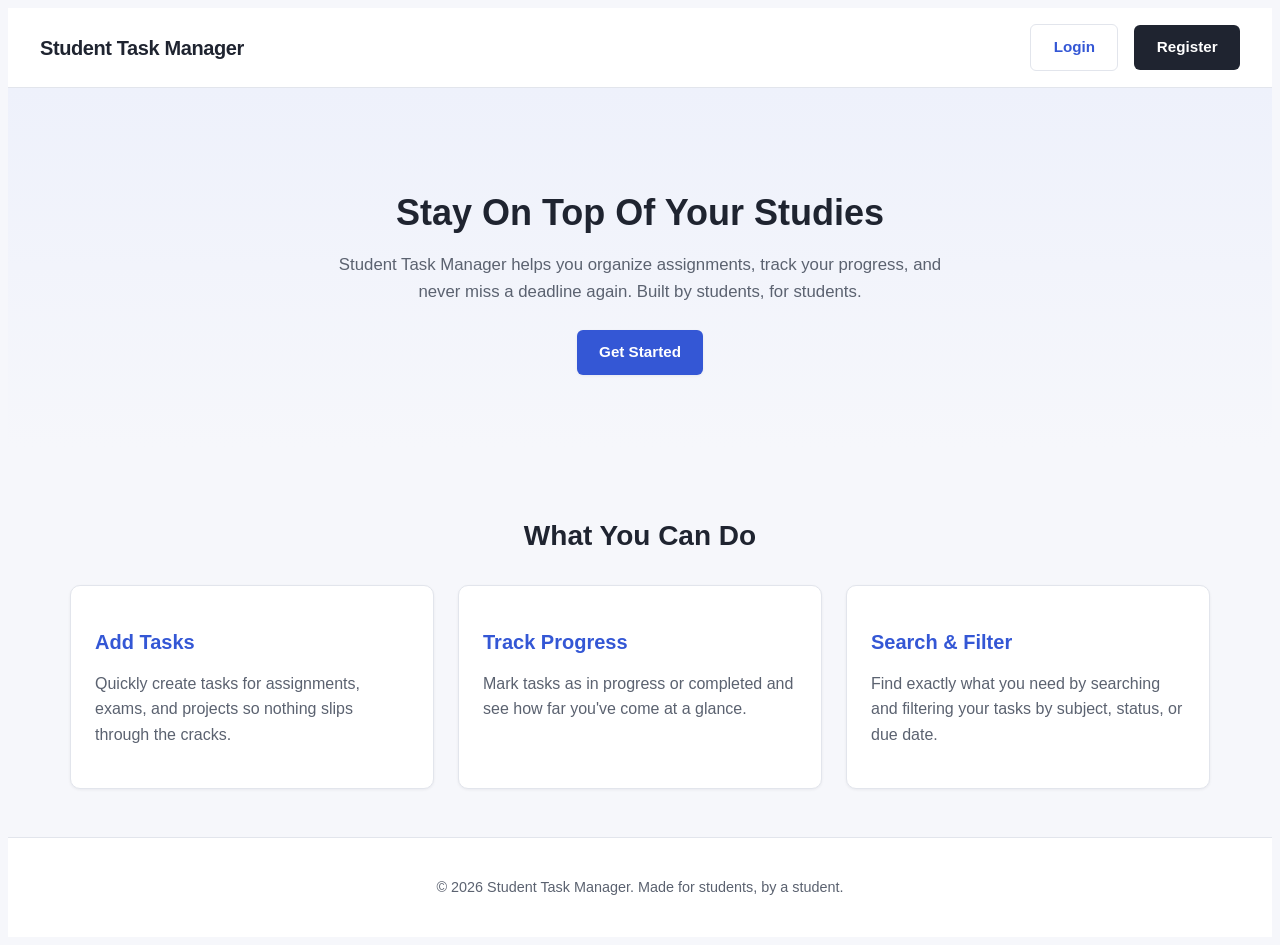
<file: index.html>
<!DOCTYPE html>
<html lang="en">
<head>
  <meta charset="UTF-8">
  <meta name="viewport" content="width=device-width, initial-scale=1.0">
  <title>Student Task Manager</title>
  <link rel="stylesheet" href="css/style.css">
</head>
<body>
 
  <header class="navbar">
    <div class="logo">Student Task Manager</div>
    <nav class="nav-links">
      <a href="login.html" class="btn btn-login">Login</a>
      <a href="register.html" class="btn btn-register">Register</a>
    </nav>
  </header>
 
  <section class="hero">
    <div class="hero-content">
      <h1>Stay On Top Of Your Studies</h1>
      <p>
        Student Task Manager helps you organize assignments, track your progress,
        and never miss a deadline again. Built by students, for students.
      </p>
      <a href="register.html" class="btn btn-primary">Get Started</a>
    </div>
  </section>
 
  <section class="features">
    <h2>What You Can Do</h2>
    <div class="feature-list">
 
      <div class="feature-card">
        <h3>Add Tasks</h3>
        <p>Quickly create tasks for assignments, exams, and projects so nothing slips through the cracks.</p>
      </div>
 
      <div class="feature-card">
        <h3>Track Progress</h3>
        <p>Mark tasks as in progress or completed and see how far you've come at a glance.</p>
      </div>
 
      <div class="feature-card">
        <h3>Search &amp; Filter</h3>
        <p>Find exactly what you need by searching and filtering your tasks by subject, status, or due date.</p>
      </div>
 
    </div>
  </section>
 
  <footer class="footer">
    <p>&copy; 2026 Student Task Manager. Made for students, by a student.</p>
  </footer>
 
</body>
</html>
</file>
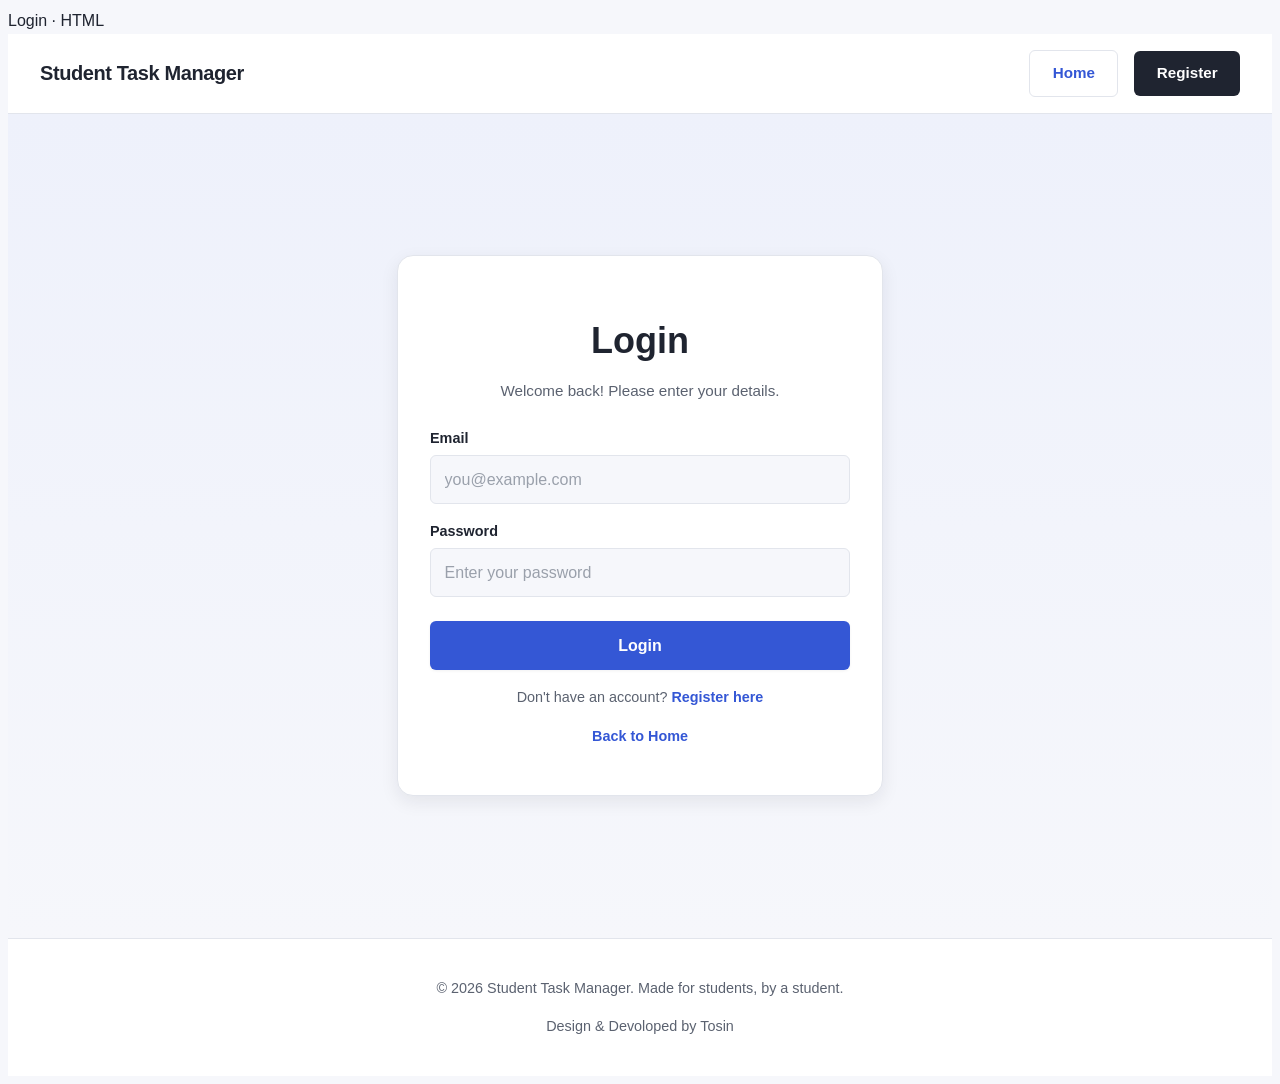
<file: dashboard.html>
Dashboard · HTML
<!DOCTYPE html>
<html lang="en">
<head>
  <meta charset="UTF-8">
  <meta name="viewport" content="width=device-width, initial-scale=1.0">
  <title>Dashboard - Student Task Manager</title>
  <link rel="stylesheet" href="css/style.css">
  <link rel="stylesheet" href="css/dashbord.css">
</head>
<body>
 
  <header class="navbar">
    <div class="logo">Student Task Manager</div>
    <div class="nav-user">
      <span id="user-name" class="user-name">Student</span>
      <button id="logout-btn" class="btn btn-login">Logout</button>
    </div>
  </header>
 
  <main class="dashboard">
 
    <section class="welcome-section">
      <h1 id="welcome-message">Welcome back!</h1>
      <p>Here's an overview of your tasks.</p>
    </section>
 
    <section class="stats-section">
      <div class="stat-card" id="total-tasks-card">
        <h2 id="total-tasks-count">0</h2>
        <p>Total Tasks</p>
      </div>
      <div class="stat-card" id="completed-tasks-card">
        <h2 id="completed-tasks-count">0</h2>
        <p>Completed Tasks</p>
      </div>
      <div class="stat-card" id="pending-tasks-card">
        <h2 id="pending-tasks-count">0</h2>
        <p>Pending Tasks</p>
      </div>
    </section>
 
    <section class="task-controls">
      <button id="add-task-btn" class="btn btn-primary">Add Task</button>
 
      <input
        type="text"
        id="search-input"
        class="search-input"
        placeholder="Search tasks..."
      >
 
      <select id="status-filter" class="filter-select">
        <option value="all">All Status</option>
        <option value="pending">Pending</option>
        <option value="completed">Completed</option>
      </select>
 
      <select id="subject-filter" class="filter-select">
        <option value="all">All Subjects</option>
      </select>
    </section>
 
    <section class="task-list-section">
      <div id="task-list" class="task-list">
        <!-- Task items will be inserted here by JavaScript -->
        <p id="no-tasks-message" class="no-tasks-message">No tasks yet. Click "Add Task" to get started.</p>
      </div>
    </section>
 
  </main>
 
  <div id="task-form-overlay" class="task-form-overlay" hidden>
    <div class="task-form-card">
      <h2 id="task-form-title">Add Task</h2>
 
      <div id="task-form-error" class="form-message error-message" hidden></div>
 
      <form id="task-form" novalidate>
        <input type="hidden" id="task-id" name="task-id">
 
        <div class="form-group">
          <label for="task-title">Task Title</label>
          <input
            type="text"
            id="task-title"
            name="task-title"
            placeholder="Enter task title"
            required
          >
        </div>
 
        <div class="form-group">
          <label for="task-subject">Subject</label>
          <input
            type="text"
            id="task-subject"
            name="task-subject"
            placeholder="e.g. Math, Science"
            required
          >
        </div>
 
        <div class="form-group">
          <label for="task-due-date">Due Date</label>
          <input
            type="date"
            id="task-due-date"
            name="task-due-date"
            required
          >
        </div>
 
        <div class="task-form-actions">
          <button type="submit" id="save-task-btn" class="btn btn-primary">Add Task</button>
          <button type="button" id="cancel-task-btn" class="btn btn-register">Cancel</button>
        </div>
      </form>
    </div>
  </div>
 
  <template id="task-item-template">
    <div class="task-item" data-task-id="">
      <div class="task-info">
        <h3 class="task-title"></h3>
        <p class="task-subject"></p>
        <p class="task-due-date"></p>
        <span class="task-status"></span>
      </div>
      <div class="task-actions">
        <button class="btn task-complete-btn">Complete</button>
        <button class="btn task-edit-btn">Edit</button>
        <button class="btn task-delete-btn">Delete</button>
      </div>
    </div>
  </template>
 
  <footer class="footer">
    <p>&copy; 2026 Student Task Manager. Made for students, by a student.</p>
  </footer>
 
  <script src="js/auth.js"></script>
  <script src="js/task.js"></script>
  <script src="js/dashbord.js"></script>
</body>
</html>
</file>
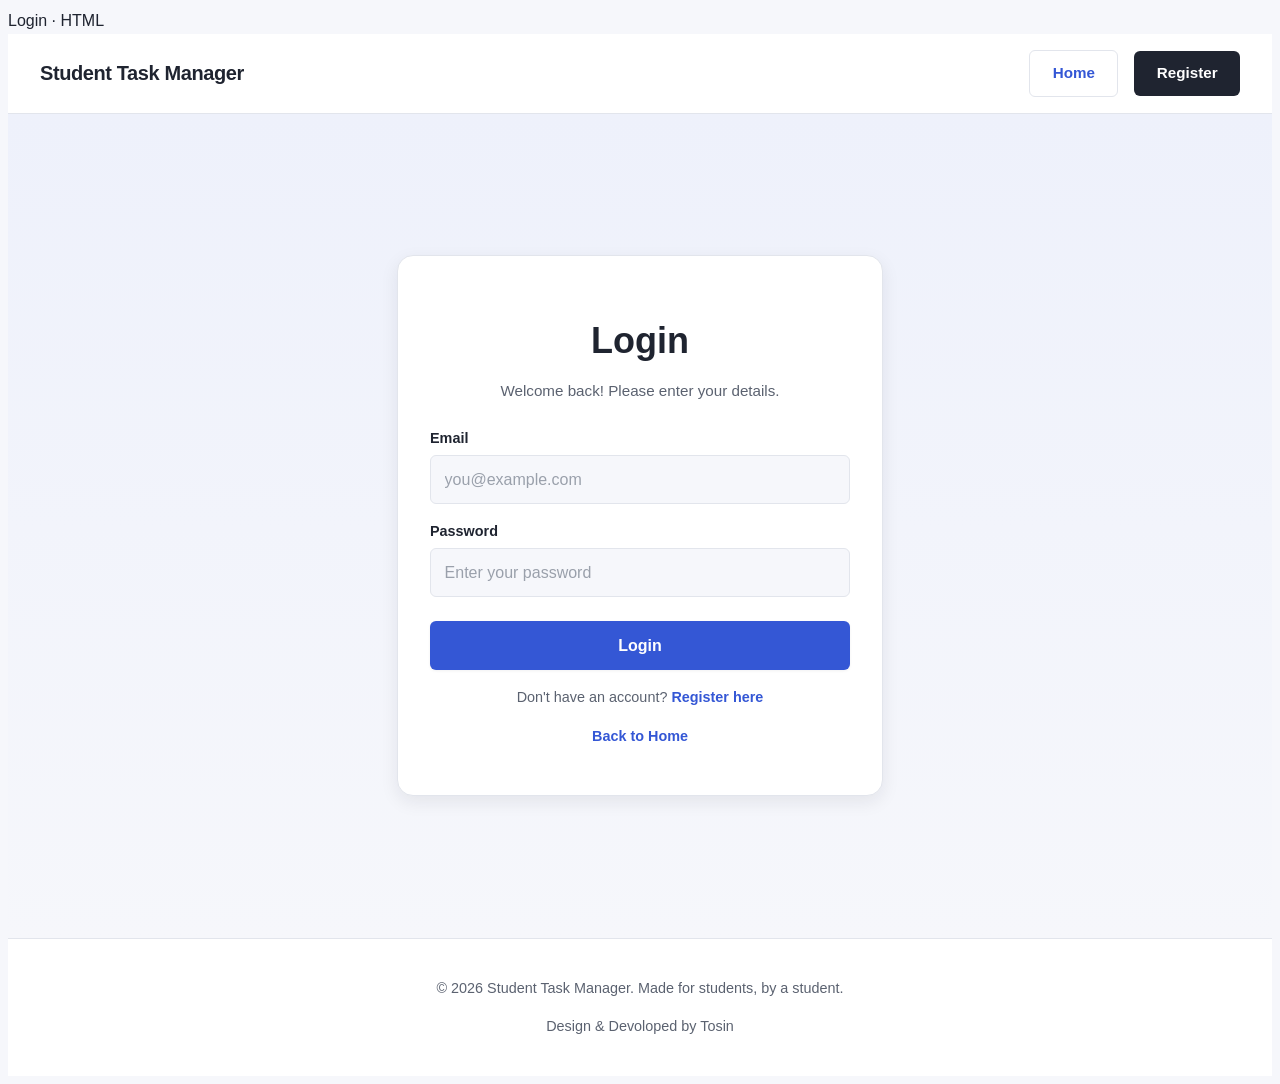
<file: login.html>
Login · HTML
<!DOCTYPE html>
<html lang="en">
<head>
  <meta charset="UTF-8">
  <meta name="viewport" content="width=device-width, initial-scale=1.0">
  <title>Login - Student Task Manager</title>
  <link rel="stylesheet" href="css/style.css">
  <link rel="stylesheet" href="css/auth.css">
</head>
<body>
 
  <header class="navbar">
    <div class="logo">Student Task Manager</div>
    <nav class="nav-links">
      <a href="index.html" class="btn btn-login">Home</a>
      <a href="register.html" class="btn btn-register">Register</a>
    </nav>
  </header>
 
  <section class="auth-section">
    <div class="auth-card">
      <h1>Login</h1>
      <p class="auth-subtitle">Welcome back! Please enter your details.</p>
 
      <div id="error-message" class="form-message error-message" hidden></div>
      <div id="success-message" class="form-message success-message" hidden></div>
 
      <form id="login-form" action="#" method="POST" novalidate>
        <div class="form-group">
          <label for="email">Email</label>
          <input
            type="email"
            id="email"
            name="email"
            placeholder="you@example.com"
            required
            autocomplete="email"
          >
        </div>
 
        <div class="form-group">
          <label for="password">Password</label>
          <input
            type="password"
            id="password"
            name="password"
            placeholder="Enter your password"
            required
            autocomplete="current-password"
          >
        </div>
 
        <button type="submit" id="login-btn" class="btn btn-primary">Login</button>
      </form>
 
      <p class="auth-footer-text">
        Don't have an account? <a href="register.html">Register here</a>
      </p>
      <p class="auth-footer-text">
        <a href="index.html">Back to Home</a>
      </p>
    </div>
  </section>
 
  <footer class="footer">
    <p>&copy; 2026 Student Task Manager. Made for students, by a student.</p>
    <p>Design & Devoloped by Tosin</p>
  </footer>
 
  <script src="js/auth.js"></script>
</body>
</html>
</file>
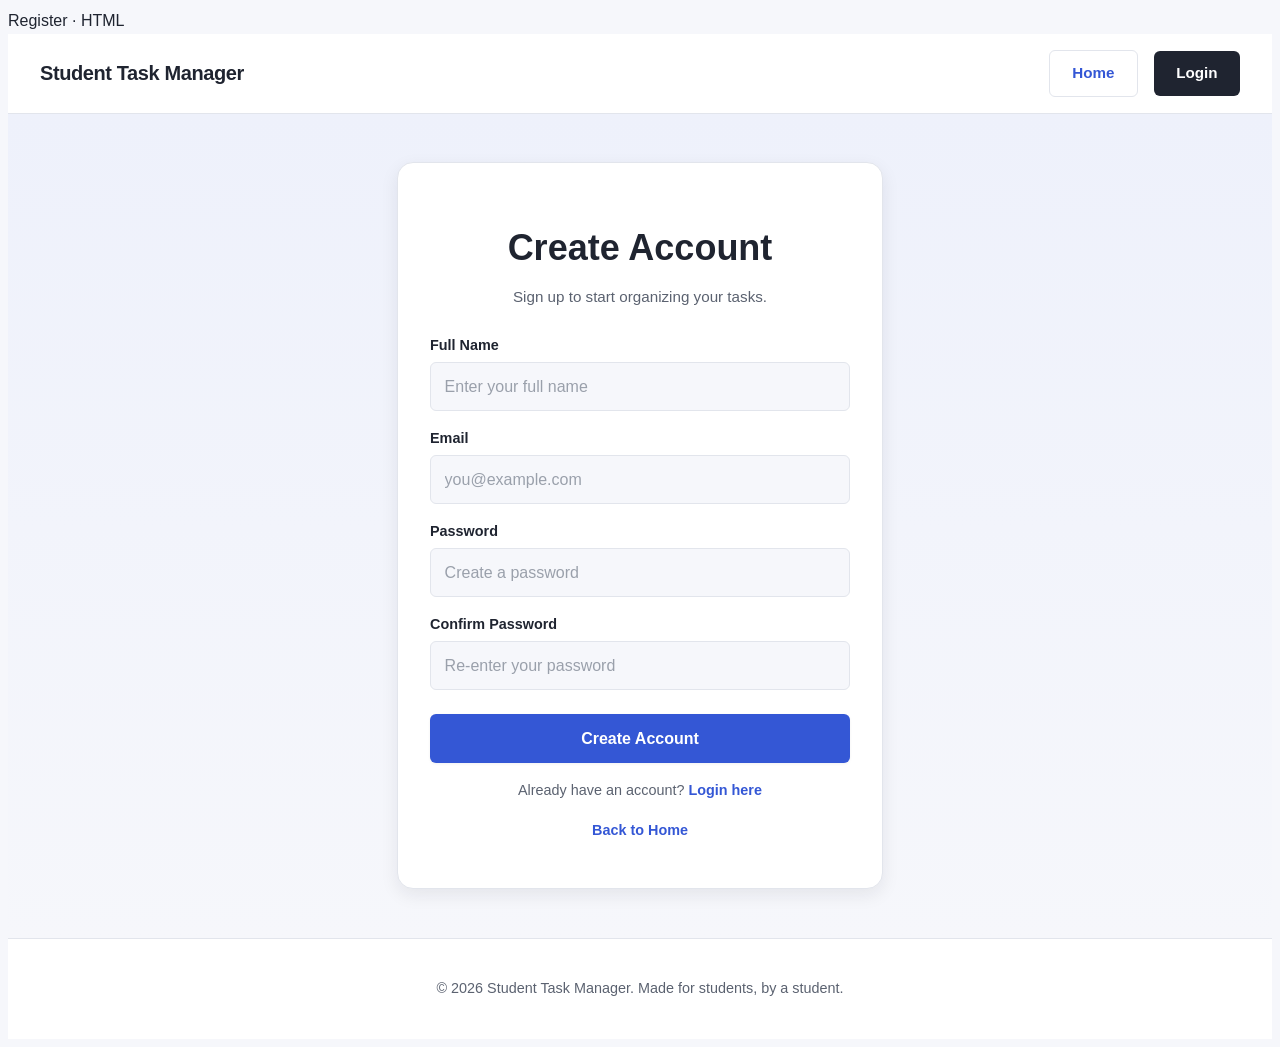
<file: register.html>
Register · HTML
<!DOCTYPE html>
<html lang="en">
<head>
  <meta charset="UTF-8">
  <meta name="viewport" content="width=device-width, initial-scale=1.0">
  <title>Register - Student Task Manager</title>
  <link rel="stylesheet" href="css/style.css">
  <link rel="stylesheet" href="css/auth.css">
</head>
<body>
 
  <header class="navbar">
    <div class="logo">Student Task Manager</div>
    <nav class="nav-links">
      <a href="index.html" class="btn btn-login">Home</a>
      <a href="login.html" class="btn btn-register">Login</a>
    </nav>
  </header>
 
  <section class="auth-section">
    <div class="auth-card">
      <h1>Create Account</h1>
      <p class="auth-subtitle">Sign up to start organizing your tasks.</p>
 
      <div id="error-message" class="form-message error-message" hidden></div>
      <div id="success-message" class="form-message success-message" hidden></div>
 
      <form id="register-form" action="#" method="POST" novalidate>
        <div class="form-group">
          <label for="fullname">Full Name</label>
          <input
            type="text"
            id="fullname"
            name="fullname"
            placeholder="Enter your full name"
            required
            autocomplete="name"
          >
        </div>
 
        <div class="form-group">
          <label for="email">Email</label>
          <input
            type="email"
            id="email"
            name="email"
            placeholder="you@example.com"
            required
            autocomplete="email"
          >
        </div>
 
        <div class="form-group">
          <label for="password">Password</label>
          <input
            type="password"
            id="password"
            name="password"
            placeholder="Create a password"
            required
            autocomplete="new-password"
          >
        </div>
 
        <div class="form-group">
          <label for="confirm-password">Confirm Password</label>
          <input
            type="password"
            id="confirm-password"
            name="confirm-password"
            placeholder="Re-enter your password"
            required
            autocomplete="new-password"
          >
        </div>
 
        <button type="submit" id="register-btn" class="btn btn-primary">Create Account</button>
      </form>
 
      <p class="auth-footer-text">
        Already have an account? <a href="login.html">Login here</a>
      </p>
      <p class="auth-footer-text">
        <a href="index.html">Back to Home</a>
      </p>
    </div>
  </section>
 
  <footer class="footer">
    <p>&copy; 2026 Student Task Manager. Made for students, by a student.</p>
  </footer>
 
  <script src="js/auth.js"></script>
</body>
</html>
</file>
<file: css/style.css>
Style · CSS
/* =========================================
   Student Task Manager - Global Stylesheet
   ========================================= */
 
/* -----------------------------------------
   1. CSS Reset
----------------------------------------- */
*,
*::before,
*::after {
  margin: 0;
  padding: 0;
  box-sizing: border-box;
}
 
html {
  scroll-behavior: smooth;
}
 
img,
svg {
  display: block;
  max-width: 100%;
}
 
ul,
ol {
  list-style: none;
}
 
button {
  font: inherit;
  cursor: pointer;
  border: none;
  background: none;
}
 
input,
select,
textarea {
  font: inherit;
}
 
/* -----------------------------------------
   2. Root Variables
----------------------------------------- */
:root {
  --color-primary: #3457d5;
  --color-primary-dark: #2743ab;
  --color-secondary: #2fb380;
  --color-bg: #f6f7fb;
  --color-surface: #ffffff;
  --color-text: #1f2430;
  --color-text-muted: #5b6270;
  --color-border: #e2e5ec;
  --color-danger: #d64545;
 
  --radius-sm: 6px;
  --radius-md: 10px;
  --radius-lg: 16px;
 
  --shadow-sm: 0 1px 3px rgba(20, 24, 40, 0.06);
  --shadow-md: 0 6px 18px rgba(20, 24, 40, 0.08);
 
  --spacing-1: 0.5rem;
  --spacing-2: 1rem;
  --spacing-3: 1.5rem;
  --spacing-4: 2rem;
  --spacing-5: 3rem;
  --spacing-6: 4.5rem;
 
  --max-width: 1140px;
}
 
/* -----------------------------------------
   3. Body & Typography
----------------------------------------- */
body {
  font-family: -apple-system, BlinkMacSystemFont, "Segoe UI", Roboto,
    "Helvetica Neue", Arial, sans-serif;
  color: var(--color-text);
  background-color: var(--color-bg);
  line-height: 1.6;
  -webkit-font-smoothing: antialiased;
}
 
h1,
h2,
h3,
h4 {
  line-height: 1.25;
  font-weight: 700;
  color: var(--color-text);
}
 
h1 {
  font-size: 2.25rem;
}
 
h2 {
  font-size: 1.75rem;
}
 
h3 {
  font-size: 1.25rem;
}
 
p {
  color: var(--color-text-muted);
}
 
/* -----------------------------------------
   4. Links
----------------------------------------- */
a {
  color: var(--color-primary);
  text-decoration: none;
  transition: color 0.15s ease;
}
 
a:hover {
  color: var(--color-primary-dark);
  text-decoration: underline;
}
 
/* -----------------------------------------
   5. Buttons
----------------------------------------- */
.btn {
  display: inline-block;
  padding: 0.65rem 1.4rem;
  border-radius: var(--radius-sm);
  font-weight: 600;
  font-size: 0.95rem;
  text-align: center;
  text-decoration: none;
  transition: background-color 0.15s ease, transform 0.1s ease,
    box-shadow 0.15s ease;
}
 
.btn:hover {
  text-decoration: none;
  transform: translateY(-1px);
}
 
.btn:active {
  transform: translateY(0);
}
 
.btn-primary {
  background-color: var(--color-primary);
  color: #ffffff;
  box-shadow: var(--shadow-sm);
}
 
.btn-primary:hover {
  background-color: var(--color-primary-dark);
  color: #ffffff;
}
 
.btn-login {
  background-color: transparent;
  color: var(--color-primary);
  border: 1px solid var(--color-border);
}
 
.btn-login:hover {
  background-color: var(--color-bg);
  color: var(--color-primary-dark);
}
 
.btn-register {
  background-color: var(--color-text);
  color: #ffffff;
}
 
.btn-register:hover {
  background-color: #000000;
  color: #ffffff;
}
 
/* -----------------------------------------
   6. Containers
----------------------------------------- */
.container {
  width: 100%;
  max-width: var(--max-width);
  margin: 0 auto;
  padding: 0 var(--spacing-3);
}
 
/* -----------------------------------------
   7. Navbar
----------------------------------------- */
.navbar {
  display: flex;
  align-items: center;
  justify-content: space-between;
  padding: var(--spacing-2) var(--spacing-4);
  background-color: var(--color-surface);
  border-bottom: 1px solid var(--color-border);
  position: sticky;
  top: 0;
  z-index: 50;
}
 
.logo {
  font-size: 1.25rem;
  font-weight: 800;
  color: var(--color-text);
  letter-spacing: -0.02em;
}
 
.nav-links {
  display: flex;
  align-items: center;
  gap: var(--spacing-2);
}
 
.nav-user {
  display: flex;
  align-items: center;
  gap: var(--spacing-2);
}
 
.user-name {
  font-weight: 600;
  color: var(--color-text);
}
 
/* -----------------------------------------
   8. Common Sections
----------------------------------------- */
section {
  padding: var(--spacing-5) var(--spacing-4);
}
 
.hero {
  text-align: center;
  padding: var(--spacing-6) var(--spacing-4);
  background: linear-gradient(180deg, #eef1fb 0%, var(--color-bg) 100%);
}
 
.hero-content {
  max-width: 640px;
  margin: 0 auto;
}
 
.hero-content h1 {
  margin-bottom: var(--spacing-2);
}
 
.hero-content p {
  margin-bottom: var(--spacing-3);
  font-size: 1.05rem;
}
 
.features {
  max-width: var(--max-width);
  margin: 0 auto;
  text-align: center;
}
 
.features h2 {
  margin-bottom: var(--spacing-4);
}
 
.feature-list {
  display: grid;
  grid-template-columns: repeat(3, 1fr);
  gap: var(--spacing-3);
}
 
.feature-card {
  background-color: var(--color-surface);
  border: 1px solid var(--color-border);
  border-radius: var(--radius-md);
  padding: var(--spacing-3);
  text-align: left;
  box-shadow: var(--shadow-sm);
  transition: box-shadow 0.15s ease, transform 0.15s ease;
}
 
.feature-card:hover {
  box-shadow: var(--shadow-md);
  transform: translateY(-2px);
}
 
.feature-card h3 {
  margin-bottom: var(--spacing-1);
  color: var(--color-primary);
}
 
/* -----------------------------------------
   9. Footer
----------------------------------------- */
.footer {
  text-align: center;
  padding: var(--spacing-3) var(--spacing-2);
  border-top: 1px solid var(--color-border);
  background-color: var(--color-surface);
  color: var(--color-text-muted);
  font-size: 0.9rem;
}
 
/* -----------------------------------------
   10. Utility Classes
----------------------------------------- */
.text-center {
  text-align: center;
}
 
.text-muted {
  color: var(--color-text-muted);
}
 
.hidden {
  display: none !important;
}
 
.mt-1 { margin-top: var(--spacing-1); }
.mt-2 { margin-top: var(--spacing-2); }
.mt-3 { margin-top: var(--spacing-3); }
 
.mb-1 { margin-bottom: var(--spacing-1); }
.mb-2 { margin-bottom: var(--spacing-2); }
.mb-3 { margin-bottom: var(--spacing-3); }
 
.flex {
  display: flex;
}
 
.flex-center {
  display: flex;
  align-items: center;
  justify-content: center;
}
 
.gap-1 { gap: var(--spacing-1); }
.gap-2 { gap: var(--spacing-2); }
 
/* -----------------------------------------
   11. Responsive Base Styles
----------------------------------------- */
@media (max-width: 768px) {
  h1 {
    font-size: 1.75rem;
  }
 
  h2 {
    font-size: 1.4rem;
  }
 
  .navbar {
    flex-direction: row;
    padding: var(--spacing-2) var(--spacing-2);
  }
 
  .nav-links {
    gap: var(--spacing-1);
  }
 
  .btn {
    padding: 0.55rem 1rem;
    font-size: 0.9rem;
  }
 
  .feature-list {
    grid-template-columns: 1fr;
  }
 
  section {
    padding: var(--spacing-4) var(--spacing-2);
  }
}
 
@media (max-width: 480px) {
  .logo {
    font-size: 1.05rem;
  }
 
  .hero {
    padding: var(--spacing-4) var(--spacing-2);
  }
}
</file>
<file: css/dashbord.css>
/* =========================================
   Student Task Manager - Dashboard Stylesheet
   (dashboard.html)
   ========================================= */
[hidden] {
  display: none !important;
}
/* -----------------------------------------
   1. Dashboard Layout
----------------------------------------- */
.dashboard {
  max-width: var(--max-width);
  margin: 0 auto;
  padding: var(--spacing-4) var(--spacing-3);
  display: flex;
  flex-direction: column;
  gap: var(--spacing-4);
}

/* -----------------------------------------
   2. Welcome Section
----------------------------------------- */
.welcome-section h1 {
  margin-bottom: 0.25rem;
}

.welcome-section p {
  font-size: 1rem;
}

/* -----------------------------------------
   3. Statistics Cards
----------------------------------------- */
.stats-section {
  display: grid;
  grid-template-columns: repeat(3, 1fr);
  gap: var(--spacing-3);
}

.stat-card {
  background-color: var(--color-surface);
  border: 1px solid var(--color-border);
  border-radius: var(--radius-md);
  padding: var(--spacing-3);
  text-align: center;
  box-shadow: var(--shadow-sm);
}

.stat-card h2 {
  font-size: 2rem;
  color: var(--color-primary);
  margin-bottom: 0.25rem;
}

.stat-card p {
  font-size: 0.9rem;
  font-weight: 600;
  color: var(--color-text-muted);
}

#completed-tasks-card h2 {
  color: var(--color-secondary);
}

#pending-tasks-card h2 {
  color: #d68d1f;
}

/* -----------------------------------------
   4. Task Controls (Search / Filters / Add)
----------------------------------------- */
.task-controls {
  display: flex;
  flex-wrap: wrap;
  align-items: center;
  gap: var(--spacing-2);
  background-color: var(--color-surface);
  border: 1px solid var(--color-border);
  border-radius: var(--radius-md);
  padding: var(--spacing-2);
}

.task-controls #add-task-btn {
  flex-shrink: 0;
}

.search-input {
  flex: 1 1 200px;
  padding: 0.6rem 0.85rem;
  border: 1px solid var(--color-border);
  border-radius: var(--radius-sm);
  background-color: var(--color-bg);
  color: var(--color-text);
}

.search-input:focus {
  outline: none;
  border-color: var(--color-primary);
  box-shadow: 0 0 0 3px rgba(52, 87, 213, 0.15);
  background-color: var(--color-surface);
}

.filter-select {
  padding: 0.6rem 0.85rem;
  border: 1px solid var(--color-border);
  border-radius: var(--radius-sm);
  background-color: var(--color-bg);
  color: var(--color-text);
  flex: 0 0 auto;
}

.filter-select:focus {
  outline: none;
  border-color: var(--color-primary);
}

/* -----------------------------------------
   5. Task List
----------------------------------------- */
.task-list-section {
  background-color: transparent;
}

.task-list {
  display: flex;
  flex-direction: column;
  gap: var(--spacing-2);
}

.no-tasks-message {
  text-align: center;
  padding: var(--spacing-4);
  background-color: var(--color-surface);
  border: 1px dashed var(--color-border);
  border-radius: var(--radius-md);
  color: var(--color-text-muted);
}

/* -----------------------------------------
   6. Task Card / Item
----------------------------------------- */
.task-item {
  display: flex;
  align-items: center;
  justify-content: space-between;
  gap: var(--spacing-2);
  background-color: var(--color-surface);
  border: 1px solid var(--color-border);
  border-left: 4px solid var(--color-primary);
  border-radius: var(--radius-md);
  padding: var(--spacing-2) var(--spacing-3);
  box-shadow: var(--shadow-sm);
  transition: box-shadow 0.15s ease;
}

.task-item:hover {
  box-shadow: var(--shadow-md);
}

.task-item.completed {
  border-left-color: var(--color-secondary);
  opacity: 0.75;
}

.task-item.completed .task-title {
  text-decoration: line-through;
  color: var(--color-text-muted);
}

.task-info {
  display: flex;
  flex-direction: column;
  gap: 0.15rem;
}

.task-title {
  font-size: 1.05rem;
  font-weight: 700;
}

.task-subject {
  font-size: 0.85rem;
  color: var(--color-primary);
  font-weight: 600;
}

.task-due-date {
  font-size: 0.85rem;
  color: var(--color-text-muted);
}

/* -----------------------------------------
   7. Task Status Badge
----------------------------------------- */
.task-status {
  display: inline-block;
  align-self: flex-start;
  margin-top: 0.25rem;
  padding: 0.2rem 0.6rem;
  border-radius: 999px;
  font-size: 0.75rem;
  font-weight: 700;
  text-transform: uppercase;
  letter-spacing: 0.03em;
  background-color: #fdf1de;
  color: #d68d1f;
}

.task-item.completed .task-status {
  background-color: #e8f8f1;
  color: var(--color-secondary);
}

/* -----------------------------------------
   8. Task Actions (Complete / Edit / Delete)
----------------------------------------- */
.task-actions {
  display: flex;
  gap: 0.5rem;
  flex-shrink: 0;
}

.task-actions .btn {
  padding: 0.45rem 0.85rem;
  font-size: 0.85rem;
  border-radius: var(--radius-sm);
}

.task-complete-btn {
  background-color: var(--color-secondary);
  color: #ffffff;
}

.task-complete-btn:hover {
  background-color: #24966a;
}

.task-edit-btn {
  background-color: var(--color-bg);
  color: var(--color-text);
  border: 1px solid var(--color-border);
}

.task-edit-btn:hover {
  background-color: #e9ebf2;
}

.task-delete-btn {
  background-color: #fdeaea;
  color: var(--color-danger);
}

.task-delete-btn:hover {
  background-color: #f8d3d3;
}

/* -----------------------------------------
   9. Add/Edit Task Form (Modal)
----------------------------------------- */
.task-form-overlay {
  position: fixed;
  inset: 0;
  background-color: rgba(20, 24, 40, 0.45);
  display: flex;
  align-items: center;
  justify-content: center;
  padding: var(--spacing-2);
  z-index: 100;
}

.task-form-card {
  width: 100%;
  max-width: 420px;
  background-color: var(--color-surface);
  border-radius: var(--radius-lg);
  box-shadow: var(--shadow-md);
  padding: var(--spacing-4);
}

.task-form-card h2 {
  margin-bottom: var(--spacing-2);
}

#task-form {
  display: flex;
  flex-direction: column;
  gap: var(--spacing-2);
}

#task-form .form-group {
  display: flex;
  flex-direction: column;
  gap: 0.35rem;
}

#task-form label {
  font-size: 0.9rem;
  font-weight: 600;
}

#task-form input {
  padding: 0.6rem 0.85rem;
  border: 1px solid var(--color-border);
  border-radius: var(--radius-sm);
  background-color: var(--color-bg);
  color: var(--color-text);
}

#task-form input:focus {
  outline: none;
  border-color: var(--color-primary);
  box-shadow: 0 0 0 3px rgba(52, 87, 213, 0.15);
  background-color: var(--color-surface);
}

.task-form-actions {
  display: flex;
  gap: var(--spacing-2);
  margin-top: var(--spacing-1);
}

.task-form-actions .btn {
  flex: 1;
}

/* -----------------------------------------
   10. Responsive Mobile Layout
----------------------------------------- */
@media (max-width: 768px) {
  .stats-section {
    grid-template-columns: 1fr;
  }

  .task-controls {
    flex-direction: column;
    align-items: stretch;
  }

  .search-input,
  .filter-select {
    width: 100%;
  }

  .task-item {
    flex-direction: column;
    align-items: flex-start;
    gap: var(--spacing-2);
  }

  .task-actions {
    width: 100%;
  }

  .task-actions .btn {
    flex: 1;
  }
}

@media (max-width: 480px) {
  .dashboard {
    padding: var(--spacing-3) var(--spacing-2);
  }

  .task-form-card {
    padding: var(--spacing-3);
  }
}
</file>
<file: css/auth.css>
/* =========================================
   Student Task Manager - Auth Stylesheet
   (login.html / register.html)
   ========================================= */

/* -----------------------------------------
   1. Auth Page Layout
----------------------------------------- */
.auth-section {
  display: flex;
  align-items: center;
  justify-content: center;
  min-height: calc(100vh - 140px);
  padding: var(--spacing-4) var(--spacing-2);
  background: linear-gradient(180deg, #eef1fb 0%, var(--color-bg) 100%);
}

/* -----------------------------------------
   2. Auth Card
----------------------------------------- */
.auth-card {
  width: 100%;
  max-width: 420px;
  background-color: var(--color-surface);
  border: 1px solid var(--color-border);
  border-radius: var(--radius-lg);
  box-shadow: var(--shadow-md);
  padding: var(--spacing-4);
}

.auth-card h1 {
  text-align: center;
  margin-bottom: var(--spacing-1);
}

.auth-subtitle {
  text-align: center;
  margin-bottom: var(--spacing-3);
  font-size: 0.95rem;
}

/* -----------------------------------------
   3. Form & Groups
----------------------------------------- */
#login-form,
#register-form {
  display: flex;
  flex-direction: column;
  gap: var(--spacing-2);
}

.form-group {
  display: flex;
  flex-direction: column;
  gap: 0.35rem;
}

/* -----------------------------------------
   4. Labels
----------------------------------------- */
.form-group label {
  font-size: 0.9rem;
  font-weight: 600;
  color: var(--color-text);
}

/* -----------------------------------------
   5. Inputs
----------------------------------------- */
.form-group input {
  padding: 0.65rem 0.85rem;
  border: 1px solid var(--color-border);
  border-radius: var(--radius-sm);
  background-color: var(--color-bg);
  color: var(--color-text);
  transition: border-color 0.15s ease, box-shadow 0.15s ease;
}

.form-group input::placeholder {
  color: #9aa0ab;
}

.form-group input:focus {
  outline: none;
  border-color: var(--color-primary);
  box-shadow: 0 0 0 3px rgba(52, 87, 213, 0.15);
  background-color: var(--color-surface);
}

.form-group input:invalid:not(:placeholder-shown) {
  border-color: var(--color-danger);
}

/* -----------------------------------------
   6. Submit Button
----------------------------------------- */
#login-btn,
#register-btn {
  width: 100%;
  margin-top: var(--spacing-1);
  padding: 0.75rem;
  font-size: 1rem;
}

/* -----------------------------------------
   7. Message Areas
----------------------------------------- */
.form-message {
  padding: 0.7rem 0.9rem;
  border-radius: var(--radius-sm);
  font-size: 0.9rem;
  margin-bottom: var(--spacing-2);
  text-align: center;
}

.error-message {
  background-color: #fdeaea;
  border: 1px solid #f2c2c2;
  color: var(--color-danger);
}

.success-message {
  background-color: #e8f8f1;
  border: 1px solid #b7e5cf;
  color: var(--color-secondary);
}

/* -----------------------------------------
   8. Footer Links
----------------------------------------- */
.auth-footer-text {
  text-align: center;
  margin-top: var(--spacing-2);
  font-size: 0.9rem;
  color: var(--color-text-muted);
}

.auth-footer-text a {
  font-weight: 600;
}

/* -----------------------------------------
   9. Responsive Styles
----------------------------------------- */
@media (max-width: 480px) {
  .auth-card {
    padding: var(--spacing-3);
    border-radius: var(--radius-md);
  }

  .auth-card h1 {
    font-size: 1.5rem;
  }
}
</file>
